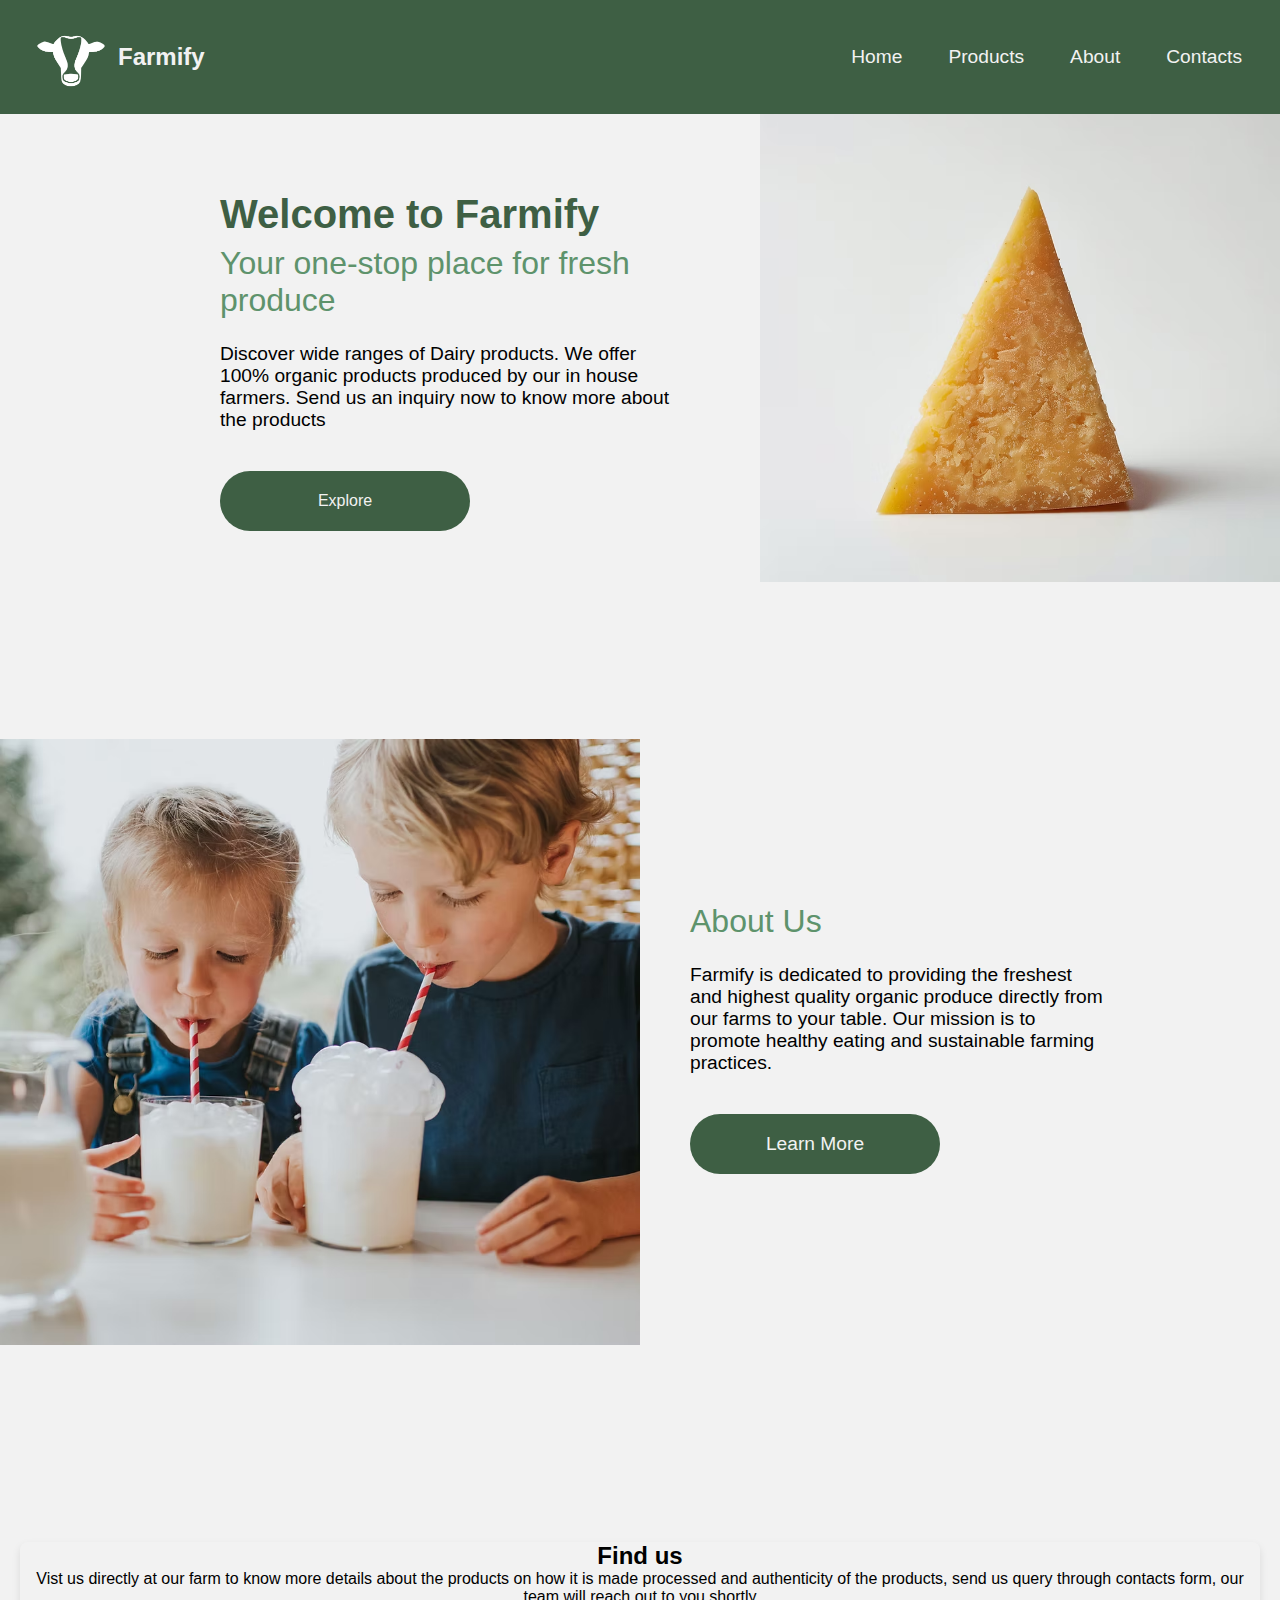
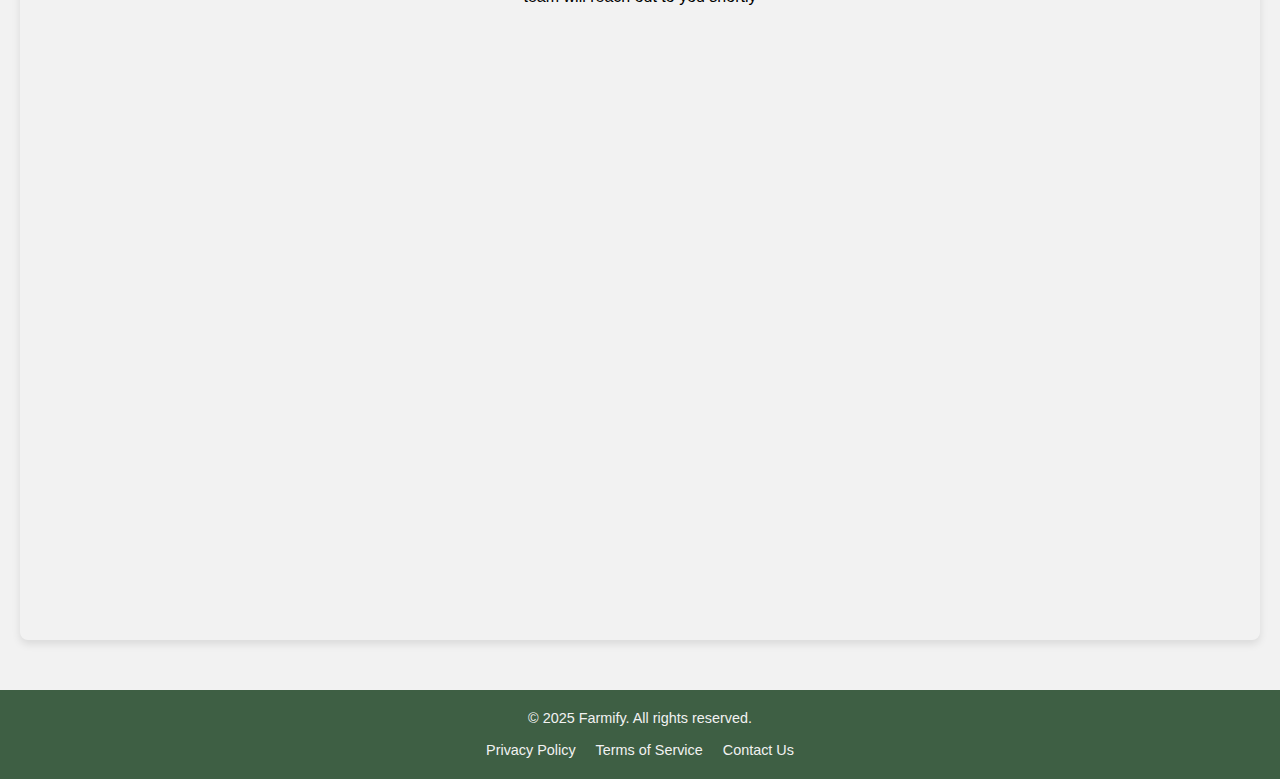
<file: Index.html>
<!DOCTYPE html>
<html lang="en">
<head>
    <meta charset="UTF-8">
    <meta name="viewport" content="width=device-width, initial-scale=1.0">
    <title>Farmify</title>
    <link rel="stylesheet" href="css\index.css">
</head>
<body>
    <header>
        <nav class="navbar section-content">
                <a href="http://127.0.0.1:5500/Index/Index.html" class="nav-logo">
                    <img src="img\Farmify_main.png" alt="Farmify Logo" class="logo-image" height="50" width="88">
                    <h2 class="logo-text">Farmify</h2>
                </a>
                <ul class="nav-menu">
                  <li class="nav-item"><a href="Index.html" class="nav-link">Home</a></li> 
                  <li class="nav-item"><a href="product.html" class="nav-link">Products</a></li>
                  <li class="nav-item"><a href="about.html" class="nav-link">About</a></li>
                  <li class="nav-item"><a href="contact.html" class="nav-link">Contacts</a></li>
                </ul>
                <div class="hamburger">
                    <span class="bar"></span>
                    <span class="bar"></span>
                    <span class="bar"></span>
                </div>
    </header>
    <main>
        <section class ="hero-section">
            <div class="section-content">
            <div class="hero-details">
                <h2 class="title">Welcome to Farmify</h2>
                <h3 class="subtitle">Your one-stop place for fresh produce</h3>
                <p class="description">Discover wide ranges of Dairy products. We offer 100% organic products produced by our in house farmers. Send us an inquiry now to know more about the products</p>
                <div class="hero-buttons">
                    <a href="#">Explore</a>
                </div>
            </div>
            <div class="hero-section-image">
                <img src="img/Cheese.avif" alt="hero-image" class="hero-image">
            </div>
            </div>
        </section>
        <section class="about-section">
            <div class="about-section-content">
                <img src="img/drink.avif" alt="About Us" class="about-image">
            <div class="about-details">
                <h2 class="about-title">About Us</h2>
                <p class="about-description">Farmify is dedicated to providing the freshest and highest quality organic produce directly from our farms to your table. Our mission is to promote healthy eating and sustainable farming practices.</p>

                <div class="about-buttons">
                    <a href="#">Learn More</a>
                </div>
            </div>
        </section>
        <section class="map-section section-content">
        <div class="map-container">
            <h2>Find us</h2>
                <p>Vist us directly at our farm to know more details about the products on how it is made processed and authenticity of the products, send us query through contacts form, our team will reach out to you shortly </p>
        <iframe
            src="https://www.google.com/maps/embed?pb=!1m18!1m12!1m3!1d3463.382025340632!2d-95.36982468489814!3d29.76199348197775!2m3!1f0!2f0!3f0!3m2!1i1024!2i768!4f13.1!3m3!1m2!1s0x8640c0a37c376f9d%3A0xc3f6a27e69f83f1d!2sHouston%20Farm%20Share!5e0!3m2!1sen!2sus!4v1628000000000!5m2!1sen!2sus"
            width="650"
            height="450"
            style="border:0;"
            allowfullscreen=""
            loading="lazy"
            referrerpolicy="no-referrer-when-downgrade">
        </iframe>
        </div>
        </section>
<footer>
    <div class="footer-content">
        <p>&copy; 2025 Farmify. All rights reserved.</p>
        <ul class="footer-links">
            <li><a href="#">Privacy Policy</a></li>
            <li><a href="#">Terms of Service</a></li>
            <li><a href="#">Contact Us</a></li>
        </ul>
    </div>
</footer>
<script src="https://code.jquery.com/jquery-3.6.0.min.js"></script>
<script src="js/index.js"></script>
</body>
</html>
</file>
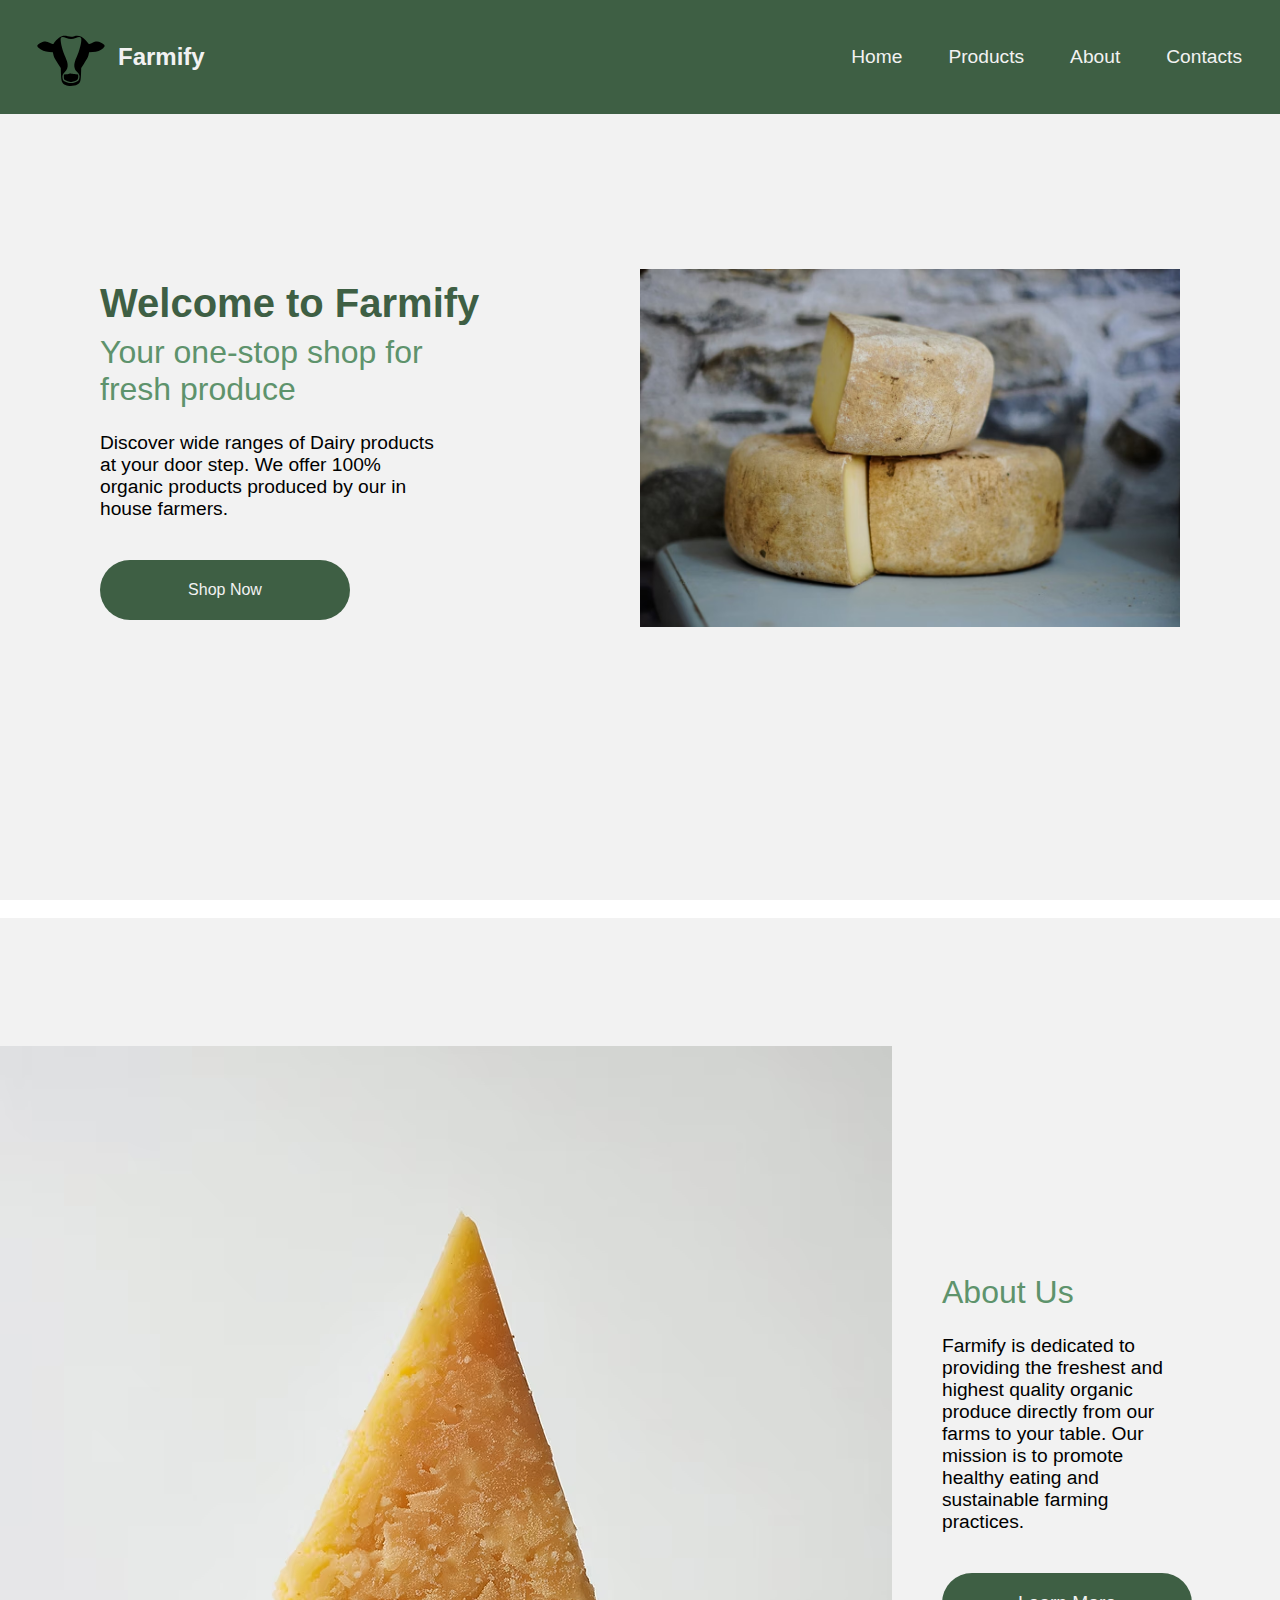
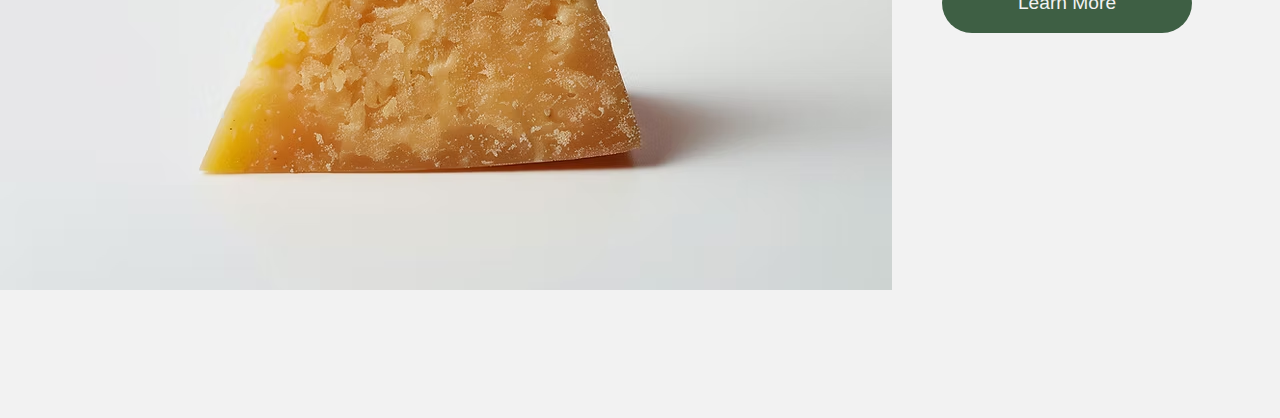
<file: Index/Index.html>
<!DOCTYPE html>
<html lang="en">
<head>
    <meta charset="UTF-8">
    <meta name="viewport" content="width=device-width, initial-scale=1.0">
    <title>Farmify</title>
    <link rel="stylesheet" href="index.css">
</head>
<body>
    <header>
        <nav class="navbar section-content">
                <a href="#" class="nav-logo">
                    <img src="Farmify_main.svg" alt="Farmify Logo" class="logo-image" height="50" width="88">
                    <h2 class="logo-text">Farmify</h2>
                </a>
                <ul class="nav-menu">
                    <li class="nav-item"><a href="#" class="nav-link">Home</a></li>
                    <li class="nav-item"><a href="#" class="nav-link">Products</a></li>
                    <li class="nav-item"><a href="#" class="nav-link">About</a></li>
                    <li class="nav-item"><a href="#" class="nav-link">Contacts</a></li>
                </ul>
            </div>
    </header>
    <main>
        <section class ="hero-section">
            <div class="section-content">
            <div class="hero-details">
                <h2 class="title">Welcome to Farmify</h2>
                <h3 class="subtitle">Your one-stop shop for fresh produce</h3>
                <p class="description">Discover wide ranges of Dairy products at your door step. We offer 100% organic products produced by our in house farmers.</p>

                <div class="hero-buttons">
                    <a href="#">Shop Now</a>
                </div>
            </div>
            <div class="hero-section-image">
                <img src="hero-image.avif" alt="hero-image" class="hero-image">
            </div>
        </section>
        <br>
        <section class="about-section">
            <div class="about-section-content">
                <img src="Cheese.avif" alt="About Us" class="about-image">
            <div class="about-details">
                <h2 class="about-title">About Us</h2>
                <p class="about-description">Farmify is dedicated to providing the freshest and highest quality organic produce directly from our farms to your table. Our mission is to promote healthy eating and sustainable farming practices.</p>
                <div class="about-buttons">
                    <a href="#" class="button learn-more">Learn More</a>
            </div>
        <br>
        








</body>
</html>
</file>
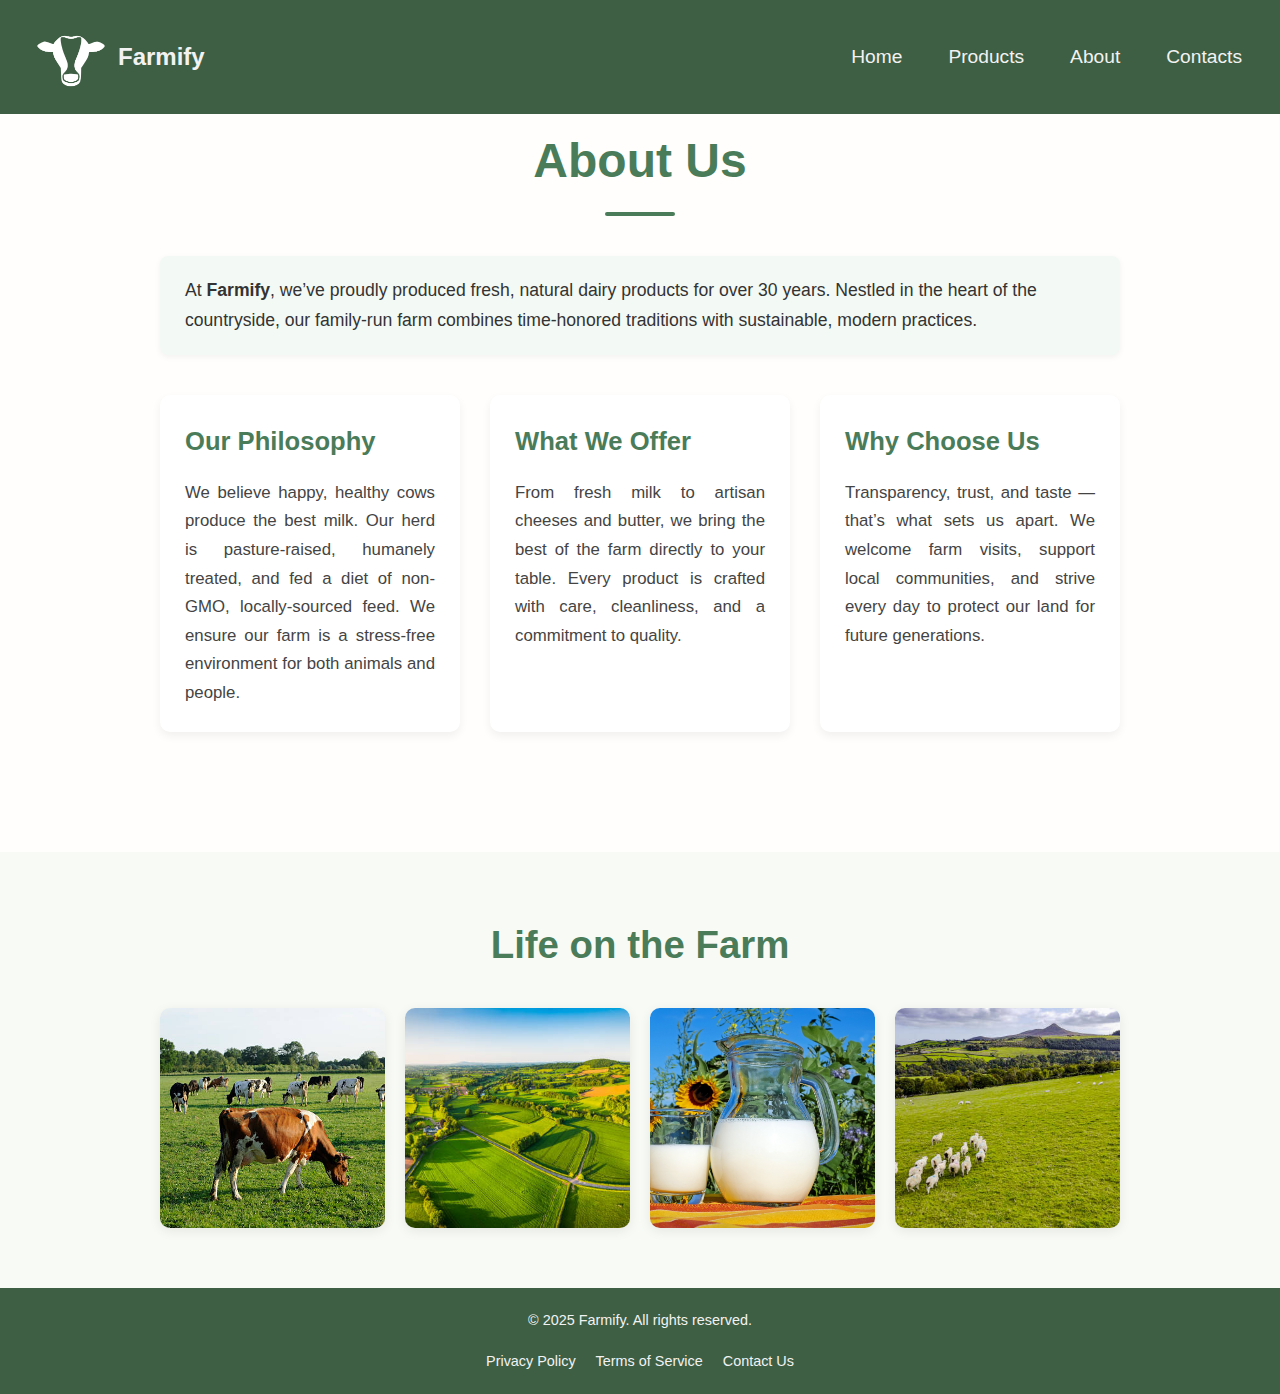
<file: about.html>
<!DOCTYPE html>
<html lang="en">
<head>
  <meta charset="UTF-8" />
  <meta name="viewport" content="width=device-width, initial-scale=1.0"/>
  <title>About</title>
  <link rel="icon" href="img/Farmify_main.png" type="image/png">
  <style>
  
    * {
      margin: 0;
      padding: 0;
      box-sizing: border-box;
    }
    body {
      font-family: 'Segoe UI', sans-serif;
      line-height: 1.7;
      background-color: #fdfbf7;
      color: #333;
      padding: 0;
    }

    :root {
    --primary-color: #3E5F44;
    --secondary-color: #5E936C;
    --text-color: #F2F2F2;
    --background-color: #F2F2F2;
    --hover-color: #F2F2F2;
    --body-text-color: #000000;
;

    --font-size-s:0.9rem;
    --font-size-m:1.2rem;
    --font-size-l:1.5rem;
    --font-size-xl:2rem;
    --font-size-xxl: 2.5rem;

    --font-weight-normal: 400;
    --font-weight-bold: 900;
    --font-medium: 500;
    --font-semibold: 600;

    --border-radius-s: 8px;
    --border-radius-m: 30px;
    --border-radius-circle: 50%;

    --site-max-width: 1600px;

}

/* This will be the styling for the whole site */
ul {
    list-style: none;
}

a {
    text-decoration: none;
}

button {
    cursor: pointer;
    border: none;
    background: none;
}

img {
    max-width: 100%;
    height: auto;
}

.section-content {
    max-width: var(--site-max-width);
    margin: 0 auto;
    padding: 0 20px;
}
/* Styling for the navigation bar */
header {
    background: var(--primary-color);
    position: fixed;
    width: 100%;
    z-index: 5;
}

header .navbar {
    display: flex;
    padding: 20px;
    align-items: center;
    justify-content: space-between;
}

.navbar .nav-logo .logo-text {
    color: var(--text-color)
}

header .navbar .nav-logo {
    display: flex;
    align-items: center;
    gap: 10px;
}
/* Display: flex alings the nav texts into one single line */
header .nav-menu {
    display: flex; 
    gap: 10px;
}

/* with this styling the nav text color has been changed */
.navbar .nav-menu .nav-link {
    padding: 10px 18px;
    color: var(--text-color);
    font-size: var(--font-size-m);
   
}

/* Styling for hover */
.navbar .nav-menu .nav-link:hover {
    color: var(--hover-color);
    background: var(--secondary-color);
    border-radius: var(--border-radius-m);
    transition: 0.1s ease;
}

.navbar .nav-buttons {
    display: flex;
    gap: 10px;
}

.navbar .nav-buttons .nav-button {
    padding: 10px 20px;
    border: 2px solid transparent;
    color: var(--text-color);
    border-radius: var(--border-radius-m);
    background: var(--primary-color);
    font-weight: var(--font-weight-medium);
    display: flex;
    width: 120px;
    height: 40px;
    justify-content: center;
    align-items: center;
}

.navbar .nav-buttons .nav-button:hover {
    background: var(--background-color);
    color: var(--primary-color);
    border-color: var(--primary-color);
    transition: 0.3s ease;
}

    .container {
      max-width: 1000px;
      margin: 0 auto;
      padding: 0 20px;
    }

    .about-us {
      padding: 120px 20px;
      background-color: #fffefc;
    }
    .about-us h1 {
      font-size: 3em;
      text-align: center;
      color: #4a7c59;
      margin-bottom: 40px;
    }
    .about-us h1::after {
      content: '';
      width: 70px;
      height: 4px;
      background-color: #4a7c59;
      display: block;
      margin: 10px auto;
      border-radius: 2px;
    }

    .highlight {
      background: #f3f9f4;
      padding: 20px 25px;
      margin-bottom: 40px;
      border-radius: 8px;
      box-shadow: 0 2px 6px rgba(0, 0, 0, 0.05);
      font-size: 1.1em;
    }

    .about-content {
      display: grid;
      grid-template-columns: repeat(auto-fit, minmax(280px, 1fr));
      gap: 30px;
    }

    .card {
      background-color: #ffffff;
      padding: 25px;
      border-radius: 10px;
      box-shadow: 0 4px 10px rgba(0, 0, 0, 0.06);
      transition: transform 0.3s ease, box-shadow 0.3s ease;
    }

    .card:hover {
      transform: translateY(-5px);
      box-shadow: 0 8px 20px rgba(0, 0, 0, 0.1);
    }

    .card h2 {
      font-size: 1.6em;
      margin-bottom: 15px;
      color: #4a7c59;
    }

    .card p {
      font-size: 1.05em;
      color: #444;
      text-align: justify;
    }

    /* Gallery Section */
    .gallery {
      padding: 60px 20px;
      background-color: #f8faf5;
    }

    .gallery h2 {
      text-align: center;
      font-size: 2.4em;
      color: #4a7c59;
      margin-bottom: 30px;
    }

    .gallery-grid {
      display: grid;
      grid-template-columns: repeat(auto-fit, minmax(220px, 1fr));
      gap: 20px;
    }

    .gallery-grid img {
      width: 100%;
      height: 220px;
      object-fit: cover;
      border-radius: 10px;
      box-shadow: 0 3px 12px rgba(0, 0, 0, 0.08);
      transition: transform 0.3s ease;
    }

    .gallery-grid img:hover {
      transform: scale(1.03);
    }

    /* Footer */
    footer {
    background-color: var(--primary-color);
    color: var(--text-color);
    padding: 20px 0;
    text-align: center;
}

.footer-content {
    max-width: var(--site-max-width);
    margin: 0 auto;
    padding: 0 20px;
    display: flex;
    flex-direction: column;
    align-items: center;
    gap: 15px; /* Adds space between the paragraph and the links */
}

.footer-content p {
    font-size: var(--font-size-s);
    margin: 0;
}

.footer-links {
    list-style: none;
    padding: 0;
    margin: 0;
    display: flex;
    gap: 20px; /* Adds space between the footer links */
}

.footer-links a {
    color: var(--text-color);
    font-size: var(--font-size-s);
    text-decoration: none;
    transition: color 0.3s ease;
}

.footer-links a:hover {
    color: var(--hover-color);
}
/* Media Queries for responsiveness */
@media (max-width: 768px) {
    /* Hide the default hamburger icon on desktop */
    .hamburger {
        display: block;
    }
    
    /* Mobile-specific styles for the menu */
    .nav-menu {
        position: fixed;
        right: -700%;
        top: 112px;
        flex-direction: column;
        background-color: var(--primary-color);
        width: 20%;
        text-align: center;
        transition: 0.3s;
        z-index: 1001;
    }

    .nav-menu.active {
        right: 0 !important;
    }

    main {
        padding-top: 160px; 
    }
}
.hamburger {
    display: none;
}
@media (max-width:768px) {
    .hamburger {
        display: block;
        cursor: pointer;
    }

    .hamburger.active .bar:nth-child(1) {
        opacity: 0;
    }
    .hamburger.active .bar:nth-child(2) {
        transform: translateY(8px ) rotate(45deg);
    }
    .hamburger.active .bar:nth-child(3) {
        transform: translateY(-8px ) rotate(-45deg);
    }
}

.bar {
    display: block;
    width: 25px;
    height: 3px;
    margin: 5px auto;
    background-color: var(--text-color);
    -webkit-transition: all 0.3s ease-in-out;
    transition: all 0.3s ease-in-out;
    background-color: var(--text-color);
}


    /* Responsive Adjustments */
    @media (max-width: 600px) {
      .about-us h1 {
        font-size: 2.2em;
      }
      .highlight,
      .card {
        font-size: 1em;
      }
    }
  </style>
</head>
<body>
<body>
    <header>
        <nav class="navbar section-content">
                <a href="http://127.0.0.1:5500/Index/Index.html" class="nav-logo">
                    <img src="img\Farmify_main.png" alt="Farmify Logo" class="logo-image" height="50" width="88">
                    <h2 class="logo-text">Farmify</h2>
                </a>
                <ul class="nav-menu">
                  <li class="nav-item"><a href="Index.html" class="nav-link">Home</a></li> 
                  <li class="nav-item"><a href="product.html" class="nav-link">Products</a></li>
                  <li class="nav-item"><a href="about.html" class="nav-link">About</a></li>
                  <li class="nav-item"><a href="contact.html" class="nav-link">Contacts</a></li>
                </ul>
                <div class="hamburger">
                    <span class="bar"></span>
                    <span class="bar"></span>
                    <span class="bar"></span>
                </div>
    </header>
  <!-- About Us Section -->
  <section class="about-us">
    <div class="container">
      <h1>About Us</h1>
      <div class="highlight">
        <p>
          At <strong>Farmify</strong>, we’ve proudly produced fresh, natural dairy 
          products for over 30 years. Nestled in the heart of the countryside, 
          our family-run farm combines time-honored traditions with sustainable, modern practices.
        </p>
      </div>

      <div class="about-content">
        <div class="card">
          <h2>Our Philosophy</h2>
          <p>
            We believe happy, healthy cows produce the best milk. Our herd is pasture-raised, 
            humanely treated, and fed a diet of non-GMO, locally-sourced feed. We ensure 
            our farm is a stress-free environment for both animals and people.
          </p>
        </div>

        <div class="card">
          <h2>What We Offer</h2>
          <p>
            From fresh milk to artisan cheeses and butter, we bring the best of the farm 
            directly to your table. Every product is crafted with care, cleanliness, 
            and a commitment to quality.
          </p>
        </div>

        <div class="card">
          <h2>Why Choose Us</h2>
          <p>
            Transparency, trust, and taste — that’s what sets us apart. We welcome 
            farm visits, support local communities, and strive every day to protect 
            our land for future generations.
          </p>
        </div>
      </div>
    </div>
  </section>

  <!-- Gallery Section -->
  <section class="gallery">
    <div class="container">
      <h2>Life on the Farm</h2>
      <div class="gallery-grid">
        <img src="img\cow.jpeg" alt="Happy Cow in Field">
        <img src="img\farm.jpeg" alt="Green Dairy Pasture">
        <img src="img\flower.jpeg" alt="Milking Process">
        <img src="img\cattle.jpeg" alt="Sunset on the Farm">
      </div>
    </div>
  </section>

  <!-- Footer -->
  <footer>
    <div class="footer-content">
        <p>&copy; 2025 Farmify. All rights reserved.</p>
        <ul class="footer-links">
            <li><a href="#">Privacy Policy</a></li>
            <li><a href="#">Terms of Service</a></li>
            <li><a href="contact.html">Contact Us</a></li>
        </ul>
    </div>
  </footer>
  <script>
    const hamburger = document.querySelector('.hamburger');
    const navmenu = document.querySelector('.nav-menu');

    hamburger.addEventListener('click', () => {
    hamburger.classList.toggle('active');
    navmenu.classList.toggle('active');
    })

    document.querySelectorAll('.nav-link').forEach(n => n.addEventListener('click', () => {
    hamburger.classList.remove('active');
    navmenu.classList.remove('active');
    }));
  </script>

</body>
</html>
</file>
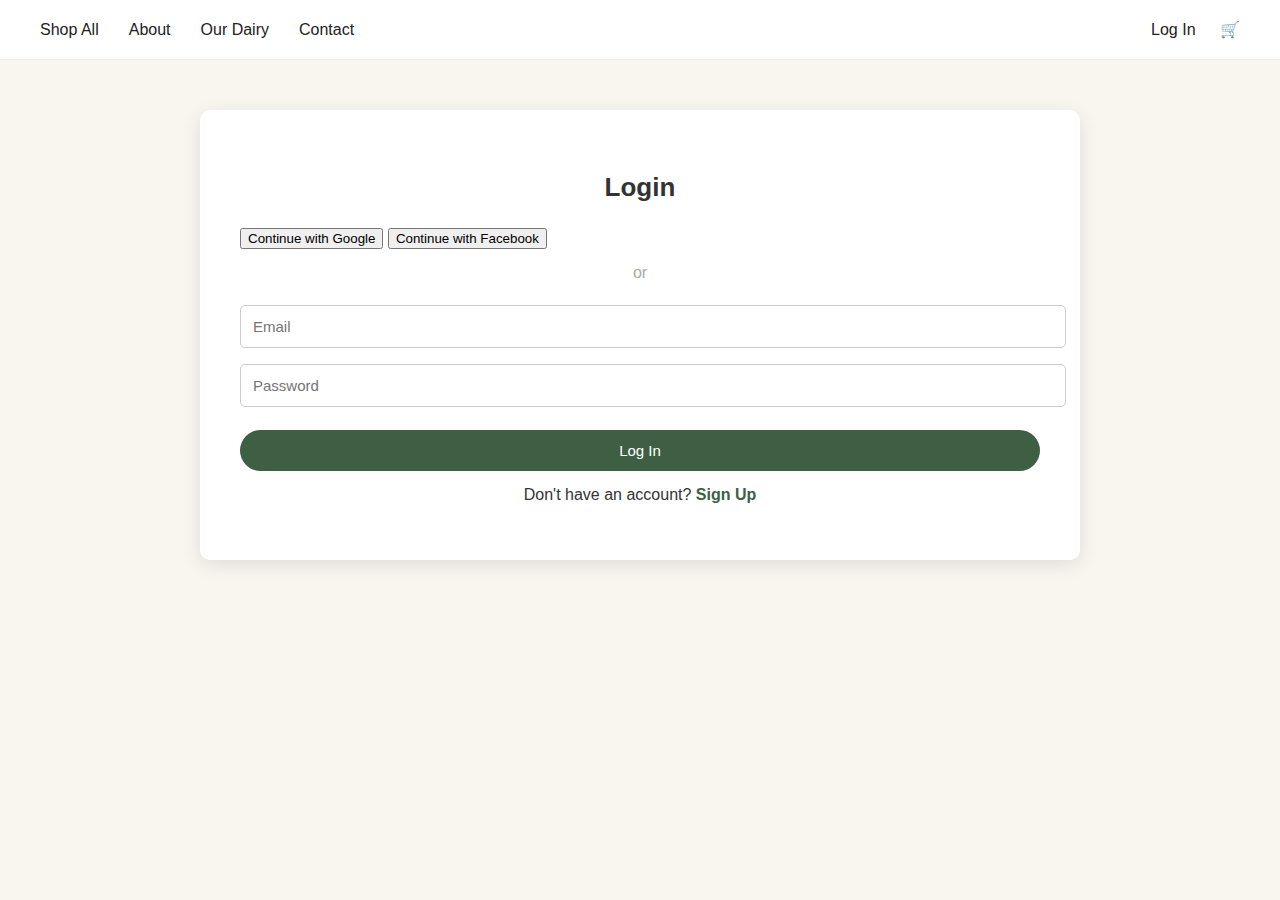
<file: contact.html>
<!DOCTYPE html>
<html lang="en">
<head>
  <meta charset="UTF-8">
  <title>Dairy Store</title>
  <meta name="viewport" content="width=device-width, initial-scale=1.0">
  <link rel="stylesheet" href="contactstyle.css">
</head>
<body>
  <nav class="navbar">
    <ul class="nav-links">
      <li><a id="nav-home">Shop All</a></li>
      <li><a id="nav-about">About</a></li>
      <li><a id="nav-dairy">Our Dairy</a></li>
      <li><a id="nav-contact">Contact</a></li>
    </ul>
    <div class="auth-cart">
      <a id="nav-login">Log In</a>
      <a cart="🛒">🛒</a>
    </div>
  </nav>
  <section class="auth-section" id="login-section">
    <div class="auth-box">
      <h2 id="formTitle">Login</h2>

      <div class="social-login">
        <button class="google">Continue with Google</button>
        <button class="facebook">Continue with Facebook</button>
      </div>

      <div class="divider">or</div>

      <form id="authForm">
        <div id="extraFields" style="display: none;">
          <input type="text" id="firstName" placeholder="First Name" required>
          <input type="text" id="lastName" placeholder="Last Name" required>
          <input type="text" id="phone" placeholder="Phone Number" required>
        </div>

        <input type="email" id="email" placeholder="Email" required>
        <input type="password" id="password" placeholder="Password" required>
        <button type="submit" id="submitBtn">Log In</button>
      </form>

      <p class="toggle-msg">
        Don't have an account? <a href="#" id="toggleForm">Sign Up</a>
      </p>
    </div>
  </section>
  <section class="contact-form hidden" id="contact-section">
    <h1>Get In Touch</h1>
    <form id="contactForm">
      <div class="name-fields">
        <div>
          <label>First name</label>
          <input type="text" name="firstName" required>
        </div>
        <div>
          <label>Last name</label>
          <input type="text" name="lastName" required>
        </div>
      </div>
      <label>Email</label>
      <input type="email" name="email" required>

      <label>Write a message</label>
      <textarea name="message" rows="4" required></textarea>

      <button type="submit">Submit</button>
    </form>
  </section>

  <script src="https://code.jquery.com/jquery-3.6.0.min.js"></script>
  <script src="contactquery.js"></script>
</body>
</html>
</file>
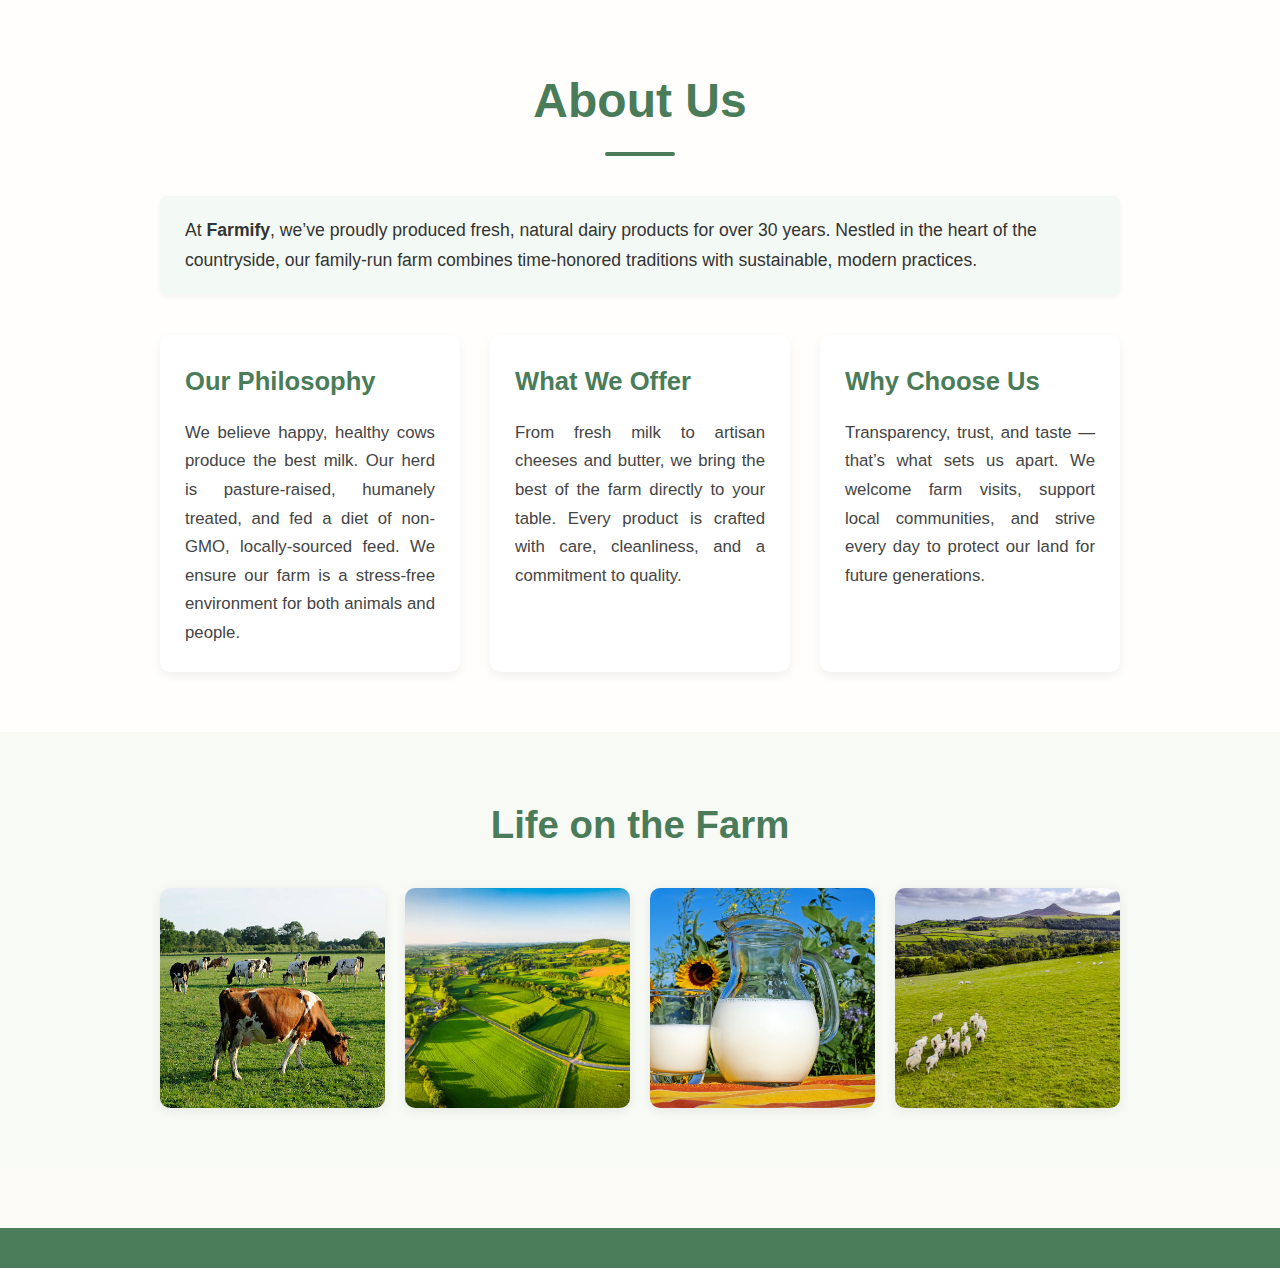
<file: About/about.html>
<!DOCTYPE html>
<html lang="en">
<head>
  <meta charset="UTF-8" />
  <meta name="viewport" content="width=device-width, initial-scale=1.0"/>
  <title>About Us - Farmify</title>
  <style>
  
    * {
      margin: 0;
      padding: 0;
      box-sizing: border-box;
    }
    body {
      font-family: 'poppins', sans-serif;
      line-height: 1.7;
      background-color: #fdfbf7;
      color: #333;
      padding: 0;
    }

    .container {
      max-width: 1000px;
      margin: 0 auto;
      padding: 0 20px;
    }

    .about-us {
      padding: 60px 20px;
      background-color: #fffefc;
    }
    .about-us h1 {
      font-size: 3em;
      text-align: center;
      color: #4a7c59;
      margin-bottom: 40px;
    }
    .about-us h1::after {
      content: '';
      width: 70px;
      height: 4px;
      background-color: #4a7c59;
      display: block;
      margin: 10px auto;
      border-radius: 2px;
    }

    .highlight {
      background: #f3f9f4;
      padding: 20px 25px;
      margin-bottom: 40px;
      border-radius: 8px;
      box-shadow: 0 2px 6px rgba(0, 0, 0, 0.05);
      font-size: 1.1em;
    }

    .about-content {
      display: grid;
      grid-template-columns: repeat(auto-fit, minmax(280px, 1fr));
      gap: 30px;
    }

    .card {
      background-color: #ffffff;
      padding: 25px;
      border-radius: 10px;
      box-shadow: 0 4px 10px rgba(0, 0, 0, 0.06);
      transition: transform 0.3s ease, box-shadow 0.3s ease;
    }

    .card:hover {
      transform: translateY(-5px);
      box-shadow: 0 8px 20px rgba(0, 0, 0, 0.1);
    }

    .card h2 {
      font-size: 1.6em;
      margin-bottom: 15px;
      color: #4a7c59;
    }

    .card p {
      font-size: 1.05em;
      color: #444;
      text-align: justify;
    }

    /* Gallery Section */
    .gallery {
      padding: 60px 20px;
      background-color: #f8faf5;
    }

    .gallery h2 {
      text-align: center;
      font-size: 2.4em;
      color: #4a7c59;
      margin-bottom: 30px;
    }

    .gallery-grid {
      display: grid;
      grid-template-columns: repeat(auto-fit, minmax(220px, 1fr));
      gap: 20px;
    }

    .gallery-grid img {
      width: 100%;
      height: 220px;
      object-fit: cover;
      border-radius: 10px;
      box-shadow: 0 3px 12px rgba(0, 0, 0, 0.08);
      transition: transform 0.3s ease;
    }

    .gallery-grid img:hover {
      transform: scale(1.03);
    }

    /* Footer */
    footer {
      background-color: #4a7c59;
      color: #fff;
      text-align: center;
      padding: 20px;
      margin-top: 60px;
      font-size: 0.95em;
    }

    /* Responsive Adjustments */
    @media (max-width: 600px) {
      .about-us h1 {
        font-size: 2.2em;
      }
      .highlight,
      .card {
        font-size: 1em;
      }
    }
  </style>
</head>
<body>

  <!-- About Us Section -->
  <section class="about-us">
    <div class="container">
      <h1>About Us</h1>
      <div class="highlight">
        <p>
          At <strong>Farmify</strong>, we’ve proudly produced fresh, natural dairy 
          products for over 30 years. Nestled in the heart of the countryside, 
          our family-run farm combines time-honored traditions with sustainable, modern practices.
        </p>
      </div>

      <div class="about-content">
        <div class="card">
          <h2>Our Philosophy</h2>
          <p>
            We believe happy, healthy cows produce the best milk. Our herd is pasture-raised, 
            humanely treated, and fed a diet of non-GMO, locally-sourced feed. We ensure 
            our farm is a stress-free environment for both animals and people.
          </p>
        </div>

        <div class="card">
          <h2>What We Offer</h2>
          <p>
            From fresh milk to artisan cheeses and butter, we bring the best of the farm 
            directly to your table. Every product is crafted with care, cleanliness, 
            and a commitment to quality.
          </p>
        </div>

        <div class="card">
          <h2>Why Choose Us</h2>
          <p>
            Transparency, trust, and taste — that’s what sets us apart. We welcome 
            farm visits, support local communities, and strive every day to protect 
            our land for future generations.
          </p>
        </div>
      </div>
    </div>
  </section>

  <!-- Gallery Section -->
  <section class="gallery">
    <div class="container">
      <h2>Life on the Farm</h2>
      <div class="gallery-grid">
        <img src="cow.jpeg" alt="Happy Cow in Field">
        <img src="farm.jpeg" alt="Green Dairy Pasture">
        <img src="flower.jpeg" alt="Milking Process">
        <img src="cattle.jpeg" alt="Sunset on the Farm">
      </div>
    </div>
  </section>

  <!-- Footer -->
  <footer>
  
  </footer>

</body>
</html>
</file>
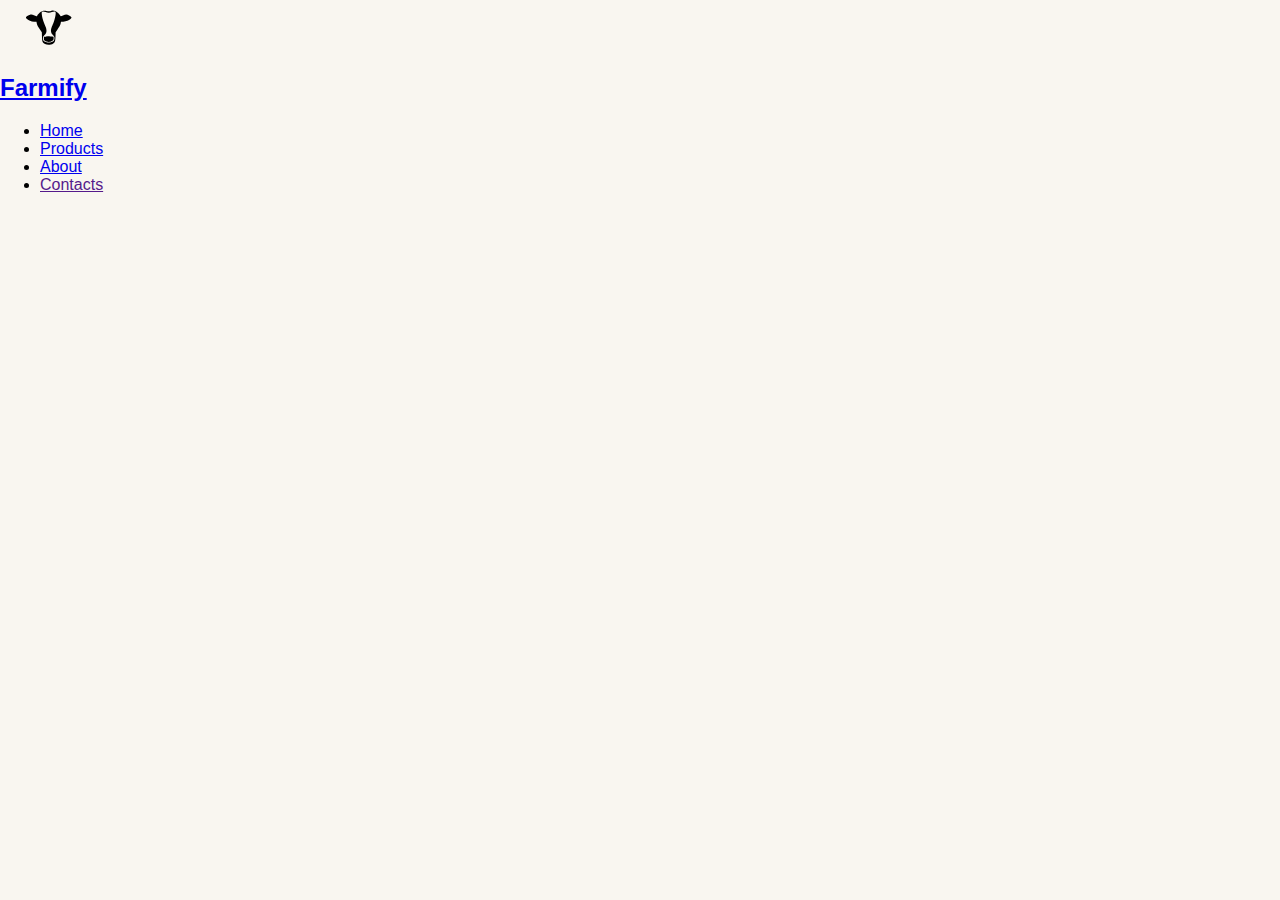
<file: Contact/contact.html>
<!DOCTYPE html>
<html lang="en">
<head>
  <meta charset="UTF-8">
  <meta name="viewport" content="width=device-width, initial-scale=1.0">
  <title>Document</title>
  <link rel="stylesheet" href="contactstyle.css">
</head>
<body>
  <header>
     <nav class="navbar section-content">
      <a href="#" class="nav-logo">
      <img src="Farmify_main.svg" alt="Farmify Logo" class="logo-image" height="50" width="88">
           <h2 class="logo-text">Farmify</h2>
      </a>
      <ul class="nav-menu">
      <li class="nav-item"><a href="#" class="nav-link">Home</a></li>
      <li class="nav-item"><a href="#" class="nav-link">Products</a></li>
      <li class="nav-item"><a href="#" class="nav-link">About</a></li>
      <li class="nav-item"><a href="" class="nav-link">Contacts</a></li>
      </ul>
  </header>
 <section class="contact-form" id="contact-section">
  <h1>Get In Touch</h1>
  <form id="contactForm">
    <div class="name-fields">
       <div> 
      <label>First name</label>
      <input type="text" name="firstName" required>
      </div>
      <div>
         <label>Last name</label>
         <input type="text" name="lastName" required>
        </div>
      </div>
       <label>Email</label>
       <input type="email" name="email" required>

       <label>Send an enquiry</label>
        <textarea name="message" rows="4" required></textarea>
        <button type="submit">Submit</button>
      </form>
    </section>

  <script src="https://code.jquery.com/jquery-3.6.0.min.js"></script>
  <script src="contactquery.js"></script>
</body>
</html>
</file>
<file: Index/index.css>
* {
    margin: 0;
    padding: 0;
    box-sizing: border-box;
    font-family: "poppins", sans-serif;
}

/* created a root styling for color, size and borders */
:root {
    --primary-color: #3E5F44;
    --secondary-color: #5E936C;
    --text-color: #F2F2F2;
    --background-color: #F2F2F2;
    --hover-color: #F2F2F2;
    --body-text-color: #000000;

    --font-size-s:0.9rem;
    --font-size-m:1.2rem;
    --font-size-l:1.5rem;
    --font-size-xl:2rem;
    --font-size-xxl: 2.5rem;

    --font-weight-normal: 400;
    --font-weight-bold: 900;
    --font-medium: 500;
    --font-semibold: 600;

    --border-radius-s: 8px;
    --border-radius-m: 30px;
    --border-radius-circle: 50%;

    --site-max-width: 1300px;

}

/* This will be the styling for the whole site */
ul {
    list-style: none;
}

a {
    text-decoration: none;
}

button {
    cursor: pointer;
    border: none;
    background: none;
}

img {
    max-width: 100%;
    height: auto;
}

.section-content {
    max-width: var(--site-max-width);
    margin: 0 auto;
    padding: 0 20px;
}
/* Styling for the navigation bar */
header {
    background: var(--primary-color);
    position: fixed;
    width: 100%;
    z-index: 5;
}

header .navbar {
    display: flex;
    padding: 20px;
    align-items: center;
    justify-content: space-between;
}

.navbar .nav-logo .logo-text {
    color: var(--text-color)
}

header .navbar .nav-logo {
    display: flex;
    align-items: center;
    gap: 10px;
}
/* Display: flex alings the nav texts into one single line */
header .nav-menu {
    display: flex; 
    gap: 10px;
}

/* with this styling the nav text color has been changed */
.navbar .nav-menu .nav-link {
    padding: 10px 18px;
    color: var(--text-color);
    font-size: var(--font-size-m);
   
}

/* Styling for hover */
.navbar .nav-menu .nav-link:hover {
    color: var(--hover-color);
    background: var(--secondary-color);
    border-radius: var(--border-radius-m);
    transition: 0.1s ease;
}

.navbar .nav-buttons {
    display: flex;
    gap: 10px;
}

.navbar .nav-buttons .nav-button {
    padding: 10px 20px;
    border: 2px solid transparent;
    color: var(--text-color);
    border-radius: var(--border-radius-m);
    background: var(--primary-color);
    font-weight: var(--font-weight-medium);
    display: flex;
    width: 120px;
    height: 40px;
    justify-content: center;
    align-items: center;
}

.navbar .nav-buttons .nav-button:hover {
    background: var(--background-color);
    color: var(--primary-color);
    border-color: var(--primary-color);
    transition: 0.3s ease;
}

/* Styling for the hero section */
.hero-section {
    /* 100% of the view port height or full height of the screen */
    min-height: 100vh;    
    background: var(--background-color);
    color: var(--body-text-color);
    
}

/* Styling made for the hero texts */
.hero-section .section-content {
    display: flex;
    align-items: center;
    min-height: 100vh;
    justify-content: space-between;
    padding: 0 100px;
}

.hero-section .hero-details .title {
    font-size: var(--font-size-xxl);
    font-weight: var(--font-weight-bold);
    font-family: "poppins", sans-serif;
    color: var(--primary-color);
}

.hero-section .hero-details .subtitle {
    margin-top: 8px;
    max-width: 70%;
    font-size: var(--font-size-xl);
    font-weight: var(--font-weight-semibold);
    color: var(--secondary-color);
}
.hero-section .hero-details .description {
    margin: 24px 0 40px;
    max-width: 70%;
    font-size: var(--font-size-m);
    color: var(--body-text-color);
}

.hero-details {
    flex-grow: 1;
    padding-right: 50px;
}
.hero-section .hero-details .hero-buttons a {
    padding: 10px 20px;
    border: 2px solid transparent;
    color: var(--text-color);
    border-radius: var(--border-radius-m);
    background: var(--primary-color);
    font-weight: var(--font-weight-medium);
    color: var(--text-color);
    display: flex;
    width: 250px;
    height: 60px;
    justify-content: center;
    align-items: center;
}


.hero-section .hero-details .hero-buttons:hover a {
    background: var(--background-color);
    color: var(--primary-color);
    border-color: var(--primary-color);
    transition: 0.3s ease;
}

.hero-section-image {
    position: relative;
    width: 50;
    height: 100%;
    object-fit: cover;
    object-position: center;
}


.about-section {
    /* 100% of the view port height or full height of the screen */
    min-height: 100vh;    
    background: var(--background-color);
    color: var(--body-text-color);
    padding: 100px 0px;
    display: flex;
    justify-content: center;
}

.about-section .about-details {
    margin: 24px 0 40px;
    max-width: 50%;
    font-size: var(--font-size-m);
    color: var(--body-text-color);
    padding-left: 50px;
}

.about-section .about-title {
    margin-top: auto;
    max-width: 70%;
    font-size: var(--font-size-xl);
    font-weight: var(--font-weight-semibold);
    color: var(--secondary-color);
}

.about-section .about-section-content {
    display: flex;
    align-items: center;
    min-height: 100vh;
    justify-content: space-between;
}

.about-section .about-details .about-title {
    margin-top: 8px;
    max-width: 70%;
    font-size: var(--font-size-xl);
    font-weight: var(--font-weight-semibold);
    color: var(--secondary-color);
}

.about-section .about-details .about-description {
    margin: 24px 0 40px;
    max-width: 70%;
    font-size: var(--font-size-m);
    color: var(--body-text-color);
}

.about-section .about-section-content .about-buttons a {
    padding: 10px 20px;
    border: 2px solid transparent;
    color: var(--text-color);
    border-radius: var(--border-radius-m);
    background: var(--primary-color);
    font-weight: var(--font-weight-medium);
    color: var(--text-color);
    display: flex;
    width: 250px;
    height: 60px;
    justify-content: center;
    align-items: center;
}


.about-section .about-details .about-buttons:hover a {
    background: var(--background-color);
    color: var(--primary-color);
    border-color: var(--primary-color);
    transition: 0.3s ease;
}

.about-section img {
    width: 100%;
    height: auto;
}

.cat-section {
    background: var(--background-color);
    color: var(--body-text-color);
    padding: 100px 0px;
    display: flex;
    justify-content: center;
}

.cat-section-content {
    display: flex;
    flex-direction: column;
    align-items: center;
    background-color: #fff;
    padding: 10px;
    border-radius: var(--border-radius-s);
    box-shadow: 0 4px 8px rgba(0, 0, 0, 0.1);
    width: 200px;
    text-align: left;
}


.cat-item {
    width: auto;
    height: auto;
    border-radius: var(--border-radius-s);
    object-fit: cover;
    margin-bottom: px;
}

.map-section {
    padding: 50px 20px;
    background-color: var(--background-color);
    text-align: center;
}

.map-container {
    position: relative;
    padding-bottom: 56.25%; /* 16:9 Aspect Ratio */
    height: 0;
    overflow: hidden;
    max-width: var(--site-max-width);
    margin: 0 auto;
    border-radius: var(--border-radius-s);
    box-shadow: 0 4px 8px rgba(0, 0, 0, 0.1);
}

.map-container iframe {
    position: absolute;
    top: 0;
    left: 0;
    width: 100%;
    height: 100%;
}

/* Footer styling */

footer {
    background-color: var(--primary-color);
    color: var(--text-color);
    padding: 20px 0;
    text-align: center;
}

.footer-content {
    max-width: var(--site-max-width);
    margin: 0 auto;
    padding: 0 20px;
    display: flex;
    flex-direction: column;
    align-items: center;
    gap: 15px; /* Adds space between the paragraph and the links */
}

.footer-content p {
    font-size: var(--font-size-s);
    margin: 0;
}

.footer-links {
    list-style: none;
    padding: 0;
    margin: 0;
    display: flex;
    gap: 20px; /* Adds space between the footer links */
}

.footer-links a {
    color: var(--text-color);
    font-size: var(--font-size-s);
    text-decoration: none;
    transition: color 0.3s ease;
}

.footer-links a:hover {
    color: var(--hover-color);
}

/* Media Queries for responsiveness */
@media (max-width: 768px) {
    .hero-section .section-content {
        flex-direction: column;
        align-items: center;
        padding: 0 20px;
    }

    .hero-section-image {
        width: 100%;
        height: auto;
    }

    .about-section .about-section-content {
        flex-direction: column;
        align-items: center;
    }

    .cat-section-content {
        width: 100%;
        max-width: 300px;
    }
}

/* hamburger menu styling */
/* Style the hamburger menu icon */
.hamburger-menu {
    display: none; /* Hide by default */
    cursor: pointer;
    padding: 10px;
}

.hamburger-menu .bar {
    width: 25px;
    height: 3px;
    background-color: var(--text-color);
    margin: 5px 0;
    transition: 0.4s;
}

/* On screens up to 768px, show the hamburger menu and hide the regular nav menu */
@media (max-width: 768px) {
    .hamburger-menu {
        display: block; /* Show the hamburger menu icon */
    }

    .nav-menu {
        display: none; /* Hide the regular navigation menu */
        position: absolute;
        top: 60px; /* Adjust this value to be below your header */
        right: 0;
        width: 100%;
        background-color: var(--primary-color);
        flex-direction: column;
        align-items: center;
        z-index: 4;
    }

    .nav-menu.active {
        display: flex; /* Show the menu when the 'active' class is added */
    }
}
</file>
<file: contactstyle.css>
body {
  margin: 0;
  font-family: 'Segoe UI', sans-serif;
  background: #f9f6f0;
  color: #333;
}

.navbar {
  display: flex;
  justify-content: space-between;
  align-items: center;
  padding: 20px 40px;
  background: white;
  border-bottom: 1px solid #eee;
}

.nav-links {
  list-style: none;
  display: flex;
  gap: 30px;
  margin: 0;
  padding: 0;
}

.nav-links a {
  text-decoration: none;
  color: #222;
  font-size: 16px;
  cursor: pointer;
}

.auth-cart a {
  margin-left: 20px;
  text-decoration: none;
  color: #222;
  cursor: pointer;
}

.hidden {
  display: none;
}

.auth-section,
.contact-form {
  max-width: 800px;
  margin: 50px auto;
  background: white;
  padding: 40px;
  border-radius: 10px;
  box-shadow: 0 5px 20px rgba(0, 0, 0, 0.1);
}

.auth-box h2,
.contact-form h1 {
  text-align: center;
  font-size: 26px;
  margin-bottom: 25px;
}

.divider {
  text-align: center;
  margin: 15px 0;
  color: #aaa;
}

form input,
form textarea {
  width: 100%;
  padding: 12px;
  margin: 8px 0;
  border: 1px solid #ccc;
  border-radius: 5px;
  font-size: 15px;
}

form button {
  width: 100%;
  padding: 12px;
  background-color: #3E5F44;
  color: white;
  font-size: 15px;
  border: none;
  border-radius: 30px;
  margin-top: 15px;
  cursor: pointer;
}

.toggle-msg {
  text-align: center;
  margin-top: 15px;
}

.toggle-msg a {
  color: #3E5F44;
  font-weight: bold;
  cursor: pointer;
  text-decoration: none;
}

.name-fields {
  display: flex;
  gap: 20px;
}

.name-fields div {
  flex: 1;
}
</file>
<file: Contact/contactstyle.css>
body {
  margin: 0;
  font-family: 'Segoe UI', sans-serif;
  background-color: #f9f6f0;
  color: #000000;
}

.hidden {
  display: none;
}

.contact-form {
  max-width: 800px;
  margin: 50px auto;
  background-color: #ffffff;
  padding: 40px;
  border-radius: 10px;
  box-shadow: 0 5px 20px rgba(0, 0, 0, 0.1);
}

.contact-form h1 {
  text-align: center;
  font-size: 26px;
  margin-bottom: 25px;
}

form input,
form textarea {
  width: 100%;
  padding: 12px;
  margin: 8px 0;
  border: 1px solid #ccc;
  border-radius: 5px;
  font-size: 15px;
}

form button {
  width: 100%;
  padding: 12px;
  background-color: #3E5F44;
  color: #ffffff;
  font-size: 15px;
  border: none;
  border-radius: 30px;
  margin-top: 15px;
  cursor: pointer;
}

.name-fields {
  display: flex;
  gap: 20px;
}

.name-fields div {
  flex: 1;
}

label {
  color: #3E5F44;
}

/* Responsive Design for Tablets and Phones */
@media (max-width: 768px) {
  .contact-form {
    max-width: 90%;
    margin: 30px auto;
    padding: 30px;
  }

  .name-fields {
    flex-direction: column;
    gap: 0;
  }
}

@media (max-width: 480px) {
  .contact-form {
    padding: 20px;
    margin: 20px auto;
  }

  .contact-form h1 {
    font-size: 22px;
  }
}
</file>
